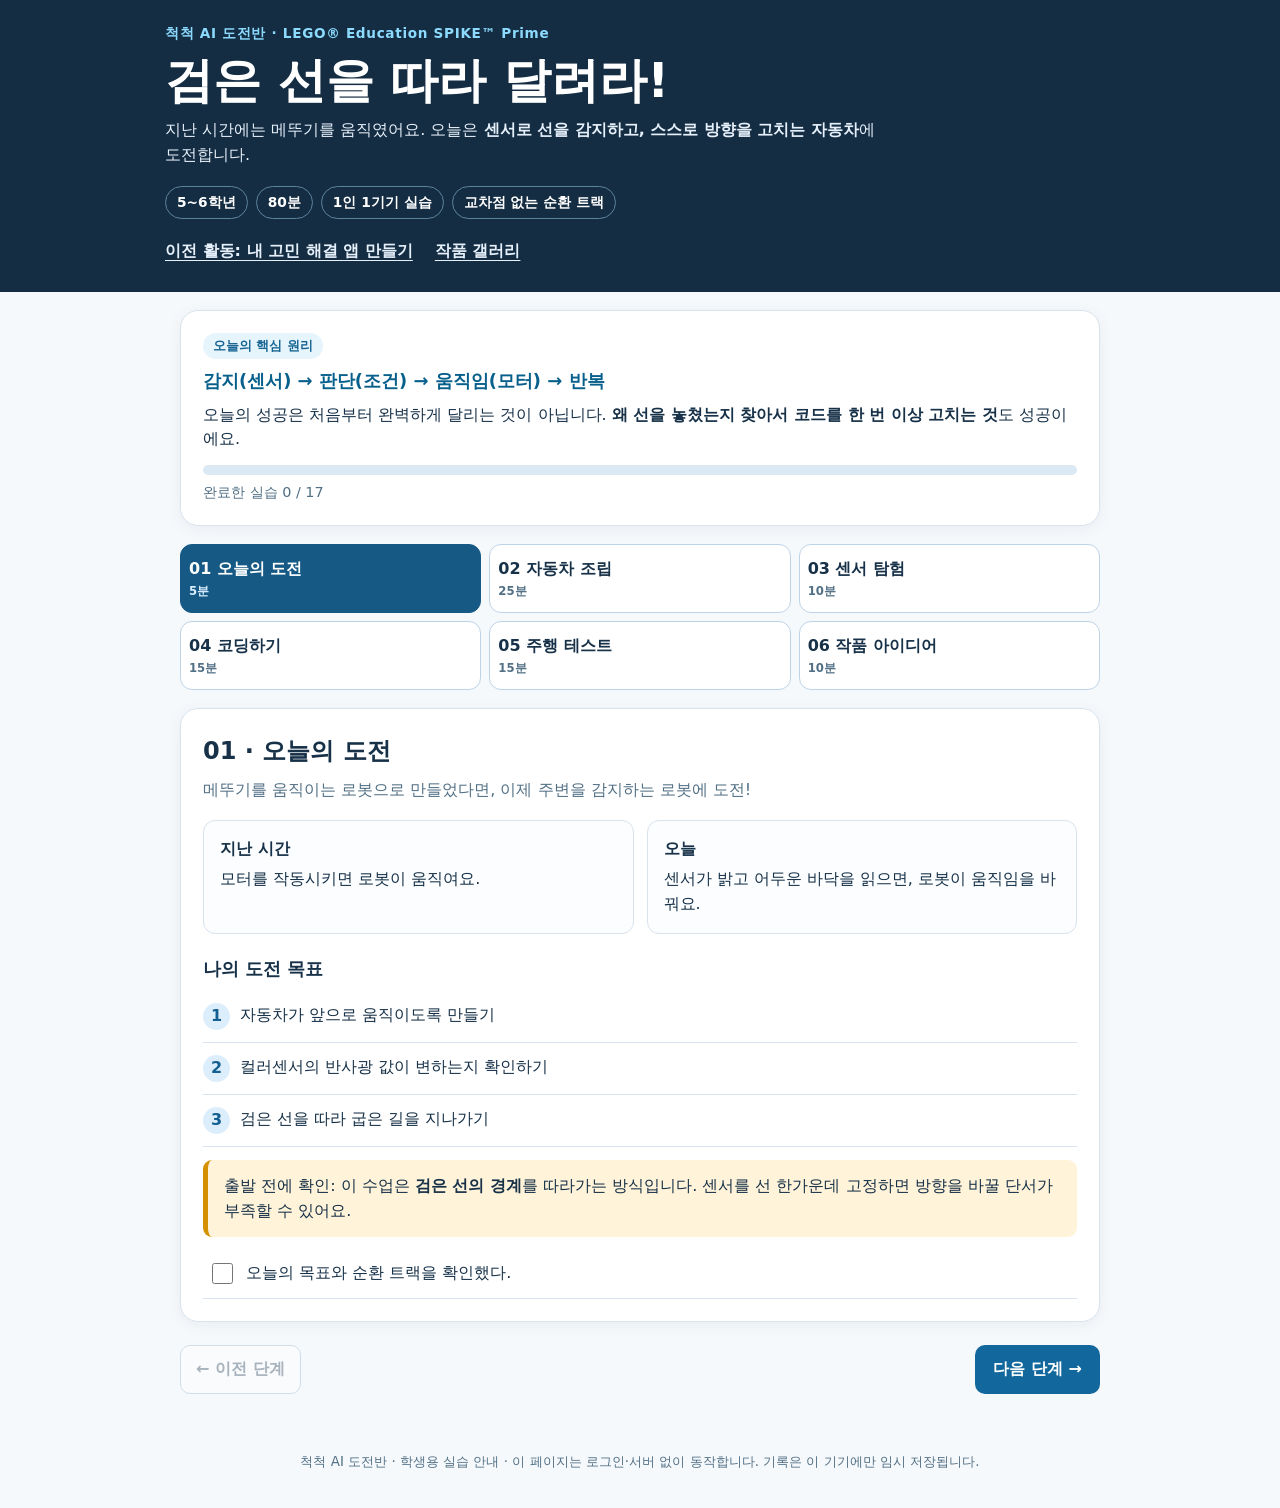
<file: index.html>
<!DOCTYPE html>
<html lang="ko"><head><meta charset="utf-8"><meta name="viewport" content="width=device-width,initial-scale=1"><meta name="robots" content="noindex"><meta name="theme-color" content="#142d43"><title>SPIKE Prime 라인트레이서 챌린지</title>
<style>
:root{--ink:#173148;--mut:#527085;--blue:#1166a1;--sky:#e9f4ff;--line:#d8e3ed;--bg:#f6f9fc;--good:#08775c;--warm:#fff3d9}*{box-sizing:border-box}body{margin:0;background:var(--bg);color:var(--ink);font:16px/1.55 system-ui,-apple-system,'Apple SD Gothic Neo','Malgun Gothic',sans-serif}button,input,textarea{font:inherit}button{cursor:pointer}button:focus-visible,input:focus-visible,textarea:focus-visible{outline:3px solid #ffb33e;outline-offset:3px}header{background:#142d43;color:white;padding:23px 18px 28px}header .inner,main,footer{max-width:950px;margin:auto}.eyebrow{font-weight:800;color:#8cdbff;letter-spacing:.05em;font-size:.85rem}h1{font-size:clamp(1.9rem,5vw,3rem);line-height:1.25;margin:.4rem 0}.subtitle{max-width:720px;color:#e6f0fa;margin:8px 0 0}.chips{display:flex;gap:8px;flex-wrap:wrap;margin-top:18px}.chip{border:1px solid #5d839d;border-radius:100px;padding:5px 11px;font-weight:700;font-size:.86rem}.archive-nav{display:flex;flex-wrap:wrap;gap:12px 22px;margin-top:20px}.archive-nav a{color:#e6f0fa;font-weight:700;text-underline-offset:4px}.archive-nav a:focus-visible{outline:3px solid #ffb33e;outline-offset:4px}main{padding:18px 15px 48px}.intro,.panel{background:white;border:1px solid var(--line);border-radius:18px;padding:22px;margin-bottom:16px;box-shadow:0 3px 15px #243b5310}.intro p{margin:.5rem 0}.key{font-size:1.12rem;font-weight:900;color:#075f8b}.progress{height:10px;border-radius:99px;background:#dbe9f5;overflow:hidden;margin-top:13px}.bar{height:100%;width:0;background:#058a7c;transition:width .2s}.progress-t{font-size:.9rem;color:var(--mut);margin-top:6px}.steps{display:grid;grid-template-columns:repeat(3,minmax(0,1fr));gap:8px;margin:18px 0}.step{border:1px solid #bdd3e7;background:white;color:var(--ink);border-radius:12px;padding:12px 8px;font-weight:800;text-align:left;min-height:61px}.step small{display:block;color:var(--mut);font-size:.73rem;font-weight:600}.step.active{background:#155984;border-color:#155984;color:white}.step.active small{color:#d8efff}.step.done:after{content:' ✓';color:#00876e}.panel{display:none}.panel.active{display:block}h2{font-size:1.5rem;margin:2px 0 8px}h3{font-size:1.1rem;margin:22px 0 8px}.lead{color:var(--mut);margin:0 0 17px}.call{padding:14px 16px;border-left:5px solid #1b81ba;background:#edf7ff;border-radius:9px;margin:13px 0}.warn{background:var(--warm);border-left-color:#d59000}.two{display:grid;grid-template-columns:1fr 1fr;gap:13px}.tile{padding:16px;border:1px solid var(--line);border-radius:12px;background:#fbfdff}.tile b{display:block;margin-bottom:5px}.pill{font-size:.79rem;font-weight:800;background:#e6f4fc;border-radius:30px;padding:3px 10px;display:inline-block;color:#166493}.check{display:flex;gap:10px;padding:11px 5px;border-bottom:1px solid var(--line);align-items:flex-start}.check input{width:21px;height:21px;accent-color:#087d68;flex-shrink:0;margin-top:2px}.diagram{background:#fff;border:1px solid var(--line);border-radius:14px;padding:15px;margin:14px 0}.diagram svg{display:block;width:100%;max-height:280px}.tiny{font-size:.87rem;color:var(--mut)}.code{background:#13283a;color:#e8f7ff;border-radius:12px;padding:17px;font-size:.98rem;line-height:1.9;white-space:pre-wrap;word-break:keep-all}.code em{font-style:normal;color:#7ee0ff}.fields{display:grid;grid-template-columns:1fr 1fr;gap:12px}label.field{display:flex;flex-direction:column;font-weight:800;gap:5px}input[type=number],input[type=text],textarea{width:100%;border:1px solid #a6c0d1;border-radius:9px;padding:11px;background:white;color:var(--ink)}textarea{min-height:88px;resize:vertical}button.primary{background:#12679c;color:white;border:0;border-radius:10px;font-weight:800;padding:12px 18px}button.secondary{background:white;color:var(--ink);border:1px solid #8aafc7;border-radius:10px;font-weight:800;padding:11px 15px}.nav{display:flex;justify-content:space-between;gap:10px;margin-top:23px}.nav button:disabled{opacity:.35;cursor:default}.testrow{display:flex;gap:12px;align-items:center;flex-wrap:wrap;margin:14px 0}.swatch{height:48px;width:65px;background:#111;border:1px solid #777;border-radius:9px}.swatch.white{background:white}.result{padding:12px;border-radius:10px;background:#edf5f5;min-height:55px}.mission{display:flex;align-items:flex-start;gap:10px;padding:12px 0;border-bottom:1px solid var(--line)}.num{border-radius:100px;width:27px;height:27px;display:grid;place-items:center;background:#dceefb;color:#145f91;font-weight:900;flex-shrink:0}.note{background:#f1f6f9;padding:15px;border-radius:10px}.end{border:2px solid #c4dfd7;background:#f2fcf7;border-radius:14px;padding:18px;margin-top:16px}footer{padding:10px 18px 35px;color:var(--mut);text-align:center;font-size:.84rem}@media(max-width:640px){.steps{grid-template-columns:repeat(2,1fr)}.two,.fields{grid-template-columns:1fr}.panel,.intro{padding:17px}.step{padding:10px}h2{font-size:1.33rem}}@media print{header{color:black;background:white}.steps,.nav,.no-print,footer{display:none!important}.panel{display:block!important;break-inside:avoid;box-shadow:none}.intro{box-shadow:none}body{background:white}}
</style></head>
<body><header><div class="inner"><div class="eyebrow">척척 AI 도전반 · LEGO® Education SPIKE™ Prime</div><h1>검은 선을 따라 달려라!</h1><div class="subtitle">지난 시간에는 메뚜기를 움직였어요. 오늘은 <strong>센서로 선을 감지하고, 스스로 방향을 고치는 자동차</strong>에 도전합니다.</div><div class="chips"><span class="chip">5~6학년</span><span class="chip">80분</span><span class="chip">1인 1기기 실습</span><span class="chip">교차점 없는 순환 트랙</span></div><nav class="archive-nav" aria-label="다른 활동"><a href="app-making.html">이전 활동: 내 고민 해결 앱 만들기</a><a href="gallery/">작품 갤러리</a></nav></div></header>
<main><section class="intro"><div class="pill">오늘의 핵심 원리</div><p class="key">감지(센서) → 판단(조건) → 움직임(모터) → 반복</p><p>오늘의 성공은 처음부터 완벽하게 달리는 것이 아닙니다. <b>왜 선을 놓쳤는지 찾아서 코드를 한 번 이상 고치는 것</b>도 성공이에요.</p><div class="progress" aria-label="진행률"><div id="bar" class="bar"></div></div><div class="progress-t" id="pct">완료한 실습 0 / 17</div></section>
<nav class="steps" aria-label="학습 단계"><button class="step active" data-go="0">01 오늘의 도전<small>5분</small></button><button class="step" data-go="1">02 자동차 조립<small>25분</small></button><button class="step" data-go="2">03 센서 탐험<small>10분</small></button><button class="step" data-go="3">04 코딩하기<small>15분</small></button><button class="step" data-go="4">05 주행 테스트<small>15분</small></button><button class="step" data-go="5">06 작품 아이디어<small>10분</small></button></nav>
<section class="panel active" data-panel="0"><h2>01 · 오늘의 도전</h2><p class="lead">메뚜기를 움직이는 로봇으로 만들었다면, 이제 주변을 감지하는 로봇에 도전!</p><div class="two"><div class="tile"><b>지난 시간</b>모터를 작동시키면 로봇이 움직여요.</div><div class="tile"><b>오늘</b>센서가 밝고 어두운 바닥을 읽으면, 로봇이 움직임을 바꿔요.</div></div><h3>나의 도전 목표</h3><div class="mission"><span class="num">1</span><div>자동차가 앞으로 움직이도록 만들기</div></div><div class="mission"><span class="num">2</span><div>컬러센서의 반사광 값이 변하는지 확인하기</div></div><div class="mission"><span class="num">3</span><div>검은 선을 따라 굽은 길을 지나가기</div></div><div class="call warn">출발 전에 확인: 이 수업은 <b>검은 선의 경계</b>를 따라가는 방식입니다. 센서를 선 한가운데 고정하면 방향을 바꿀 단서가 부족할 수 있어요.</div><label class="check"><input type="checkbox" data-task="0"><span>오늘의 목표와 순환 트랙을 확인했다.</span></label></section>
<section class="panel" data-panel="1"><h2>02 · 라인트레이서 자동차 조립</h2><p class="lead">모터 2개로 좌우 바퀴를 독립적으로 움직이고, 컬러센서가 바닥을 보도록 설치합니다.</p><div class="diagram"><svg viewBox="0 0 680 250" role="img" aria-label="라인트레이서 자동차 개념도. 좌우 바퀴, 허브, 앞쪽 바닥을 보는 컬러센서와 검은 선"><rect x="38" y="112" width="604" height="24" rx="12" fill="#19242c"/><text x="46" y="164" font-size="17" fill="#395e70">바닥의 검은 선</text><rect x="260" y="55" width="160" height="130" rx="18" fill="#dbeaf2" stroke="#42677b" stroke-width="4"/><rect x="273" y="72" width="134" height="72" rx="12" fill="#1b648f"/><text x="340" y="114" text-anchor="middle" font-size="23" fill="white" font-weight="bold">허브</text><rect x="220" y="70" width="40" height="65" rx="8" fill="#f2b940"/><rect x="420" y="70" width="40" height="65" rx="8" fill="#f2b940"/><ellipse cx="220" cy="102" rx="23" ry="36" fill="#34393c"/><ellipse cx="460" cy="102" rx="23" ry="36" fill="#34393c"/><rect x="312" y="151" width="56" height="46" rx="7" fill="#ee624b" stroke="#773d3d" stroke-width="3"/><circle cx="340" cy="184" r="12" fill="#353535"/><path d="M340 197 L340 222" stroke="#ec624b" stroke-width="4"/><text x="353" y="238" font-size="16" fill="#344f60">컬러센서 ↓</text><text x="340" y="28" text-anchor="middle" font-size="16" fill="#1784ae">자동차 부품 배치 개념</text></svg><p class="tiny">위 그림은 배치 원리를 설명하는 <b>개념도</b>이며 공식 조립 순서도가 아닙니다. 실제 부품과 조립 방법은 교사의 예시 모델을 참고하세요.</p></div><div class="call"><b>자동차 조립 자료</b> · <a href="https://www.canva.com/design/DAHKbTfwpgE/RiPlhumM17sreuocVI0yXw/view?utm_content=DAHKbTfwpgE&amp;utm_campaign=designshare&amp;utm_medium=link2&amp;utm_source=uniquelinks&amp;utlId=hb32c971e06#1" target="_blank" rel="noopener noreferrer">자동차 조립 자료 열기</a><br><a href="https://assets.education.lego.com/v3/assets/blt293eea581807678a/blt1e6ac4849c880a3d/5ec8e74f56542b5199dc012f/driving-base-with-color-sensor-bi-pdf-book1of1.pdf?locale=ko-kr" target="_blank" rel="noopener noreferrer">공식 컬러센서 부착 조립 PDF</a> · <a href="https://education.lego.com/ko-kr/product-resources/spike-prime/downloads/building-instructions/" target="_blank" rel="noopener noreferrer">공식 드라이빙 베이스 조립 자료</a><br><span class="tiny">공식 PDF는 드라이빙 베이스에 센서를 부착하는 자료예요. 먼저 드라이빙 베이스를 조립하고 PDF를 확인해요. Canva 모델과 공식 모델은 다를 수 있어요.</span></div><div class="call warn"><b>포트 확인 필요</b> · 공식 수업의 실제 모델과 교실 모델의 포트 구성을 여기서 확인하지 못했어요. 예시의 포트를 임의로 정하지 말고, 케이블과 앱의 허브 화면에서 왼쪽 모터·오른쪽 모터·컬러센서의 포트를 각각 확인해요. 블록에도 같은 포트를 선택해요.</div><h3>조립하며 점검하기</h3><label class="check"><input type="checkbox" data-task="1"><span>모터 2개, 바퀴와 지지 구조를 고정하고 허브에 연결했다.</span></label><label class="check"><input type="checkbox" data-task="2"><span>컬러센서를 앞쪽에 설치하고 <b>바닥을 향하도록</b> 했다.</span></label><label class="check"><input type="checkbox" data-task="3"><span>차체가 바닥에 끌리지 않고 바퀴가 자유롭게 돈다.</span></label><label class="check"><input type="checkbox" data-task="4"><span>SPIKE 앱에서 허브를 연결하고 포트 표시를 확인했다.</span></label><div class="call">교사 예시 포트가 다르면 그대로 복사하지 마세요. <b>나의 실제 왼쪽 모터·오른쪽 모터·컬러센서 포트</b>를 먼저 확인해야 합니다.</div></section>
<section class="panel" data-panel="2"><h2>03 · 컬러센서 탐험</h2><p class="lead">센서는 '검은색'이라는 단어를 보는 것이 아니라, 바닥에서 반사되는 빛의 양을 수치로 읽을 수도 있습니다.</p><div class="two"><div class="tile"><div class="swatch"></div><b>검은 바닥</b><p>보통 반사광 값이 <b>낮게</b> 나와요.</p></div><div class="tile"><div class="swatch white"></div><b>흰 바닥</b><p>보통 반사광 값이 <b>높게</b> 나와요.</p></div></div><h3>나의 센서값 기록</h3><p class="tiny">SPIKE 앱에서 컬러센서의 <b>반사광 강도(%)</b>를 확인한 뒤 실제 측정값을 적으세요. 입력한 값은 이 브라우저에 저장됩니다.</p><div class="fields"><label class="field">검은색에서 측정한 값 (%)<input id="black" type="number" min="0" max="100" placeholder="예: 15"></label><label class="field">흰색에서 측정한 값 (%)<input id="white" type="number" min="0" max="100" placeholder="예: 85"></label></div><div class="testrow"><button class="secondary" id="calc">중간 기준값 계산</button><div id="threshold" class="pill" aria-live="polite">측정 후 계산</div></div><div class="call">기준값은 대개 <b>(검은색 측정값 + 흰색 측정값) ÷ 2</b>로 시작합니다. 교실 조명·센서 높이·종이 재질에 따라 달라지므로 직접 측정해야 해요.</div><h3>반사광으로 검은 선을 알아볼까?</h3><p>자동차를 움직이기 전에, 반사광 값이 바닥에 따라 달라지는지 확인해요. 센서를 연결한 <b>내 포트</b>와 위에서 구한 <b>나의 기준값</b>을 사용해요.</p><div class="call"><b>먼저 측정하기</b><ol><li>허브를 SPIKE 앱에 연결하고 허브 아이콘을 눌러 센서 화면을 열어요.</li><li>컬러센서의 읽기 방식을 <b>반사광</b>으로 바꾸고, 센서를 검은 선과 흰 바닥 위에 차례로 놓아 값을 읽어요.</li><li>센서가 바닥을 향하게 하고 높이를 유지해요. LEGO는 반사광을 잘 읽기 위한 거리로 약 8~16mm를 권장해요.</li></ol></div><div class="note"><b>판단 연습</b> · 반사광 값이 나의 기준값보다 작으면 어두운 쪽, 그렇지 않으면 밝은 쪽으로 생각해요. 다음 단계에서 이 판단을 모터 움직임과 연결해요.</div><div class="note"><b>실행해 보기</b><br>① 센서를 검은 선 위에 놓고 반사광 값을 읽어요. ② 흰 바닥으로 옮겨 값이 어떻게 바뀌는지 확인해요. ③ 차이가 작으면 포트, 반사광 모드, 센서 높이를 다시 확인해요.</div><p>예를 들어 검은색이 15%, 흰색이 85%라면 시작 기준값은 50%예요. <b>50%보다 작으면 어두운 쪽</b>, 그렇지 않으면 밝은 쪽으로 판단해요. 내 측정값이 다르면 내 기준값을 넣어요.</p><p class="tiny">참고: <a href="https://education.lego.com/en-us/product-resources/spike-prime/teacher-resources/tips-tricks/" target="_blank" rel="noopener noreferrer">LEGO Education 센서 사용 도움말</a> · <a href="https://education.lego.com/en-us/lessons/prime-competition-ready/training-camp-3-react-to-lines/" target="_blank" rel="noopener noreferrer">선에 반응하기 수업과 블록 예시</a> (영문)</p><label class="check"><input type="checkbox" data-task="5"><span>검은색과 흰색에서 반사광 값을 각각 읽었다.</span></label><label class="check"><input type="checkbox" data-task="6"><span>나의 기준값을 계산했다.</span></label></section>
<section class="panel" data-panel="3"><h2>04 · 블록 코딩하기</h2><p class="lead">공식 학생용 자료의 그림을 옆에 열고 SPIKE 앱에서 블록을 찾아요. 아래 순서는 동작 설명이며 실제 블록의 정확한 이름을 뜻하지 않아요.</p><div class="call"><b>공식 블록 그림 열기</b> · <a href="https://education.lego.com/ko-kr/lessons/prime-competition-ready/training-camp-3-react-to-lines/student-worksheet/" target="_blank" rel="noopener noreferrer">선에 반응하기 학생용 자료</a><br><span class="tiny">‘계속 달리다가 선을 만나거든 멈추세요’의 첫 번째 꾸러미와 ‘선을 따라 달려보세요’의 두 번째 꾸러미를 차례로 보세요. 화면이 다르면 앱 버전과 선생님 예시를 확인해요.</span></div><h3>준비 · 전진 방향 확인</h3><ol><li>SPIKE 앱에서 단어 블록 프로젝트를 열고 허브를 연결해요.</li><li>앱에서 왼쪽·오른쪽 모터의 실제 포트를 확인해 주행 설정에 맞춰요.</li><li>바퀴를 바닥에서 들어 짧게 시험한 뒤, 바닥에서 천천히 전진하는지 확인해요. 뒤로 간다면 모터 방향이나 포트 설정을 확인해요.</li></ol><h3>기초 미션 · 검은 선을 만나면 멈추기</h3><ol><li>공식 학생용 자료의 <b>첫 번째 프로그램 꾸러미</b>를 열고 그림과 같은 순서로 블록을 연결해요.</li><li>전진을 시작하고 컬러센서가 검은색을 감지할 때까지 기다린 다음, 주행을 멈추는 흐름을 확인해요. 센서 포트는 내 연결에 맞춰요.</li><li>센서를 선과 직각으로 접근시키고, 선에서 멈추는지 관찰해요. 멈추지 않으면 즉시 프로그램을 정지해요.</li></ol><p class="tiny">이 첫 예시는 검은색 감지 방식이에요. 반사광 기준값을 이용하는 아래 연습과 센서 모드를 혼동하지 않아요.</p><h3>기본 미션 · 선의 경계를 따라가기</h3><ol><li>공식 자료의 <b>두 번째 프로그램 꾸러미</b>를 그림대로 만들어요. 센서가 검은 선 쪽과 흰 바닥 쪽을 번갈아 감지할 때 두 방향으로 조향하는지 확인해요.</li><li>센서를 선의 <b>한쪽 경계</b>에 놓고 낮은 속도로 시작해요. 방향이 반대라면 두 조향 동작을 서로 바꿔 시험해요.</li><li>다음으로 공식 교안의 <a href="https://education.lego.com/ko-kr/lessons/prime-competition-ready/training-camp-3-react-to-lines/" target="_blank" rel="noopener noreferrer">코딩 요령</a>에서 IF ELSE 예시를 확인해요. 교안은 IF ELSE를 이용한 선 따라가기를 소개해요.</li><li><b>반사광 도전:</b> 센서의 반사광 값이 앞에서 계산한 기준값보다 작은지 비교하고, 참일 때와 아닐 때 반대 방향으로 조향하는 생각을 적용해요. 연결할 정확한 블록은 앱 도움말과 교사 예시에서 확인해요.</li></ol><div class="note"><b>판단의 흐름</b> · 센서 → 기준값과 비교 → 조건에 따라 방향 선택 → 계속 반복<br>검은 쪽에서는 흰 쪽으로, 흰 쪽에서는 검은 선 쪽으로 돌아가야 해요. 경계의 어느 쪽을 따르는지에 따라 방향이 달라져요.</div><div class="call"><b>왜 좌우로 조금씩 움직일까요?</b><p>센서가 검은 선 쪽을 읽으면 흰 바닥 쪽으로, 흰 바닥을 읽으면 선 쪽으로 방향을 고쳐요. 이 동작을 반복하면 선의 한쪽 경계를 따라 앞으로 나아갈 수 있어요.</p><p>공식 학생 자료에서는 한쪽 바퀴를 움직일 때 다른 쪽 바퀴를 멈추는 방법을 설명해요. 너무 급하게 돌면 제자리에서 흔들릴 수 있으니, 바퀴의 움직임을 관찰하며 조향을 조절해요.</p><p class="tiny">참고: <a href="https://education.lego.com/ko-kr/lessons/prime-competition-ready/training-camp-3-react-to-lines/student-worksheet/" target="_blank" rel="noopener noreferrer">LEGO 공식 학생용 자료의 선 따라가기 설명</a></p></div><h3>심화 미션 · 더 정확하게</h3><p>한 번에 하나씩만 바꿔요. 먼저 속도를 낮추고, 좌우 조향 차이를 조절한 다음, 필요하면 센서값을 다시 측정해 기준값을 바꿔요. 직선과 곡선에서 각각 결과를 비교해요.</p><div class="call warn">공식 교안의 예시는 앱 버전에 따라 화면과 블록이 다를 수 있어요. 교안의 전원 모드 설명은 해당 확장 기능을 사용할 수 있을 때만 참고하고, 블록이 보이지 않으면 선생님께 물어보세요.</div><label class="check"><input type="checkbox" data-task="7"><span>앞으로 움직이는 모터 설정을 찾았다.</span></label><label class="check"><input type="checkbox" data-task="8"><span>반사광 비교 조건과 무한 반복을 만들었다.</span></label><label class="check"><input type="checkbox" data-task="9"><span>검은색·흰색에서 방향이 다르게 바뀐다.</span></label></section>
<section class="panel" data-panel="4"><h2>05 · 트랙에서 실험하고 개선하기</h2><p class="lead">순환 트랙에는 교차점과 분기점이 없습니다. 한 바퀴를 돌고도 계속 주행하는지 확인해 봅시다.</p><div class="diagram"><svg viewBox="0 0 700 310" role="img" aria-label="교차점 없는 순환 라인트레이서 트랙 개념도"><path d="M132 82 C220 22 338 110 430 65 C560 4 660 87 636 171 C620 260 530 285 425 232 C350 192 290 273 194 254 C55 232 33 145 132 82 Z" fill="none" stroke="#121212" stroke-width="18" stroke-linecap="round"/><text x="350" y="163" text-anchor="middle" font-size="24" font-weight="bold" fill="#1b526f">멈추지 말고 한 바퀴!</text><text x="443" y="275" text-anchor="middle" font-size="15" fill="#567">교차·분기 없음</text></svg><p class="tiny">위 그림은 트랙 개념도입니다. 실제 시험에서는 흰 바탕과 굵은 검은 선으로 된 A1 순환 트랙을 사용해요. 교차점과 분기점 없이 시작과 끝이 이어지며, 완만한 곡선과 S자 곡선을 지나요. 출력한 트랙이 없다면 밝은 바닥에 검은 테이프로 교차점 없는 순환 길을 만들어 연습할 수 있습니다.</p></div><h3>단계별 도전</h3><div class="mission"><span class="num">1</span><div><b>검은 선 감지</b> · 선을 만나면 멈추는지 확인하기</div></div><div class="mission"><span class="num">2</span><div><b>곡선 구간</b> · 선을 놓치면 속도와 회전 차이 조절하기</div></div><div class="mission"><span class="num">3</span><div><b>순환 주행</b> · 한 바퀴에 도전한 뒤 속도나 방향을 바꾸고 다시 도전하기</div></div><div class="note"><b>한 번 바꾸고 비교하기</b><br>같은 출발점에서 주행하고 선을 놓친 위치를 살펴봐요. 속도나 조향 중 한 가지만 바꾼 다음 같은 구간을 다시 달려 보세요. 바꾸기 전보다 곡선에서 더 오래 선을 따라갔나요?</div><h3>문제해결 카드 · 하나씩 확인해요</h3><div class="two"><div class="tile"><b>로봇이 움직이지 않아요</b>허브 전원과 연결, 모터 케이블·포트, 프로그램 실행 상태를 차례로 확인해요.</div><div class="tile"><b>반대로 움직여요</b>바퀴를 들어 올려 시험하고 왼쪽·오른쪽 포트와 모터 방향 설정을 비교해요.</div><div class="tile"><b>검은 선을 감지하지 못해요</b>센서 포트와 감지 모드, 높이를 확인하고 검정·흰색 값을 다시 읽어요.</div><div class="tile"><b>계속 선에서 벗어나요</b>센서를 경계에 놓았나요? 두 조건의 회전 방향을 바꾸어 비교해요.</div><div class="tile"><b>곡선에서 이탈해요</b>속도를 낮추고 조향 차이를 조금씩 조절해 같은 곡선에서 시험해요.</div><div class="tile"><b>좌우로 너무 흔들려요</b>속도와 조향 차이를 하나씩 줄이며 안정되는지 살펴봐요.</div><div class="tile"><b>허브 연결이 끊겼어요</b>안전하게 멈추고 허브 전원과 배터리를 확인한 뒤 앱에서 다시 연결해요. 계속 안 되면 선생님께 알려요.</div></div><label class="check"><input type="checkbox" data-task="10"><span>직선 구간에서 선을 따라간다.</span></label><label class="check"><input type="checkbox" data-task="11"><span>곡선 구간을 지나갈 수 있도록 조정했다.</span></label><label class="check"><input type="checkbox" data-task="12"><span>한 바퀴 주행을 시도했다.</span></label><label class="check"><input type="checkbox" data-task="13"><span>실험 후 코드를 한 번 이상 고쳤다.</span></label></section>
<section class="panel" data-panel="5"><h2>06 · 다음 주 해커톤 아이디어</h2><p class="lead">메뚜기에서는 움직임을, 오늘은 센서를 배웠습니다. 다음 주에는 누군가에게 도움이 되는 로봇을 구상해 봅시다.</p><div class="call">예시: 장애물을 감지하는 이동 로봇 / 정해진 길을 따라 물건을 옮기는 로봇 / 바닥색에 따라 움직임이 바뀌는 로봇</div><div class="fields"><label class="field">작품 이름(임시)<input id="name" type="text" placeholder="예: 길 안내 로봇"></label></div><h3>작품 기획 카드</h3><label class="field">어떤 불편을 해결하고 싶나요?<textarea id="problem" placeholder="누가, 언제, 어떤 점이 불편한가요?"></textarea></label><label class="field">어떤 센서 정보를 이용할 건가요?<textarea id="sensorIdea" placeholder="예: 가까이 다가오는 물체를 감지한다"></textarea></label><label class="field">감지한 뒤 로봇은 무엇을 하나요?<textarea id="action" placeholder="예: 멈추고 불빛을 켠다"></textarea></label><label class="field">다음 시간에 가장 먼저 만들 기능은 무엇인가요?<textarea id="firstFeature" placeholder="예: 물체가 가까워지면 멈춘다"></textarea></label><div class="testrow"><button class="primary" id="copy">내 아이디어 복사</button><button class="secondary" id="print">인쇄 / PDF 저장</button></div><p id="copystatus" class="tiny" role="status"></p><label class="check"><input type="checkbox" data-task="14"><span>작품이 해결할 문제와 사용자를 정했다.</span></label><label class="check"><input type="checkbox" data-task="15"><span>사용할 센서와 핵심 동작을 정했다.</span></label><label class="check"><input type="checkbox" data-task="16"><span>다음 시간에 만들 첫 번째 기능을 정했다.</span></label><div class="end"><b>오늘의 한 문장</b><p style="font-size:1.13rem;margin-bottom:0">“로봇은 <b>센서로 감지</b>하고, <b>코드로 판단</b>하며, <b>모터로 행동</b>한다.”</p></div></section>
<div class="nav no-print"><button class="secondary" id="prev" disabled>← 이전 단계</button><button class="primary" id="next">다음 단계 →</button></div></main><footer>척척 AI 도전반 · 학생용 실습 안내 · 이 페이지는 로그인·서버 없이 동작합니다. 기록은 이 기기에만 임시 저장됩니다.</footer>
<script>
(()=>{let current=0;const panels=[...document.querySelectorAll('[data-panel]')],steps=[...document.querySelectorAll('[data-go]')],checks=[...document.querySelectorAll('[data-task]')];const storageKey='spike-line-v1';const ids=['black','white','name','problem','sensorIdea','action','firstFeature'];function safeGet(){try{return JSON.parse(localStorage.getItem(storageKey)||'{}')}catch{return {}}}function save(){const d={tasks:checks.map(el=>el.checked),fields:{}};ids.forEach(id=>d.fields[id]=document.getElementById(id).value);try{localStorage.setItem(storageKey,JSON.stringify(d))}catch{}}const old=safeGet();checks.forEach((el,i)=>{el.checked=!!old.tasks?.[i];el.addEventListener('change',()=>{save();progress()})});ids.forEach(id=>{const el=document.getElementById(id);el.value=old.fields?.[id]||'';el.addEventListener('input',save)});function progress(){const count=checks.filter(c=>c.checked).length;document.getElementById('bar').style.width=(100*count/checks.length)+'%';document.getElementById('pct').textContent='완료한 실습 '+count+' / '+checks.length;steps.forEach((b,i)=>{let t=checks.filter(c=>c.closest('[data-panel]')?.dataset.panel==i);b.classList.toggle('done',t.length>0&&t.every(c=>c.checked))})}function go(n){current=Math.max(0,Math.min(5,n));panels.forEach((p,i)=>p.classList.toggle('active',i===current));steps.forEach((b,i)=>{b.classList.toggle('active',i===current);b.setAttribute('aria-current',i===current?'step':'false')});document.getElementById('prev').disabled=current===0;document.getElementById('next').textContent=current===5?'맨 처음으로 ↻':'다음 단계 →';window.scrollTo({top:0,behavior:'smooth'})}steps.forEach((b,i)=>b.addEventListener('click',()=>go(i)));document.getElementById('prev').addEventListener('click',()=>go(current-1));document.getElementById('next').addEventListener('click',()=>go(current===5?0:current+1));document.getElementById('calc').addEventListener('click',()=>{const b=Number(document.getElementById('black').value),w=Number(document.getElementById('white').value),bv=document.getElementById('black').value,wv=document.getElementById('white').value;document.getElementById('threshold').textContent=!bv||!wv||!Number.isFinite(b)||!Number.isFinite(w)||b<0||w<0||b>100||w>100||b>=w?'값을 확인하세요 (검정 < 흰색)':`추천 시작 기준값: ${(b+w)/2}%`});document.getElementById('copy').addEventListener('click',async()=>{let text=['[척척 AI 도전반 작품 아이디어]','작품: '+document.getElementById('name').value,'해결할 문제: '+document.getElementById('problem').value,'활용 센서: '+document.getElementById('sensorIdea').value,'로봇의 동작: '+document.getElementById('action').value,'먼저 만들 기능: '+document.getElementById('firstFeature').value].join('\n');try{await navigator.clipboard.writeText(text);document.getElementById('copystatus').textContent='복사했습니다. 필요한 곳에 붙여 넣으세요.'}catch{const a=document.createElement('textarea');a.value=text;document.body.appendChild(a);a.select();try{if(!document.execCommand('copy')) throw new Error('copy failed');document.getElementById('copystatus').textContent='복사했습니다.'}catch{document.getElementById('copystatus').textContent='복사가 제한되어 있습니다. 화면 내용을 직접 선택해 복사하세요.'}a.remove()}});document.getElementById('print').addEventListener('click',()=>window.print());progress()})();
</script></body></html>
</file>
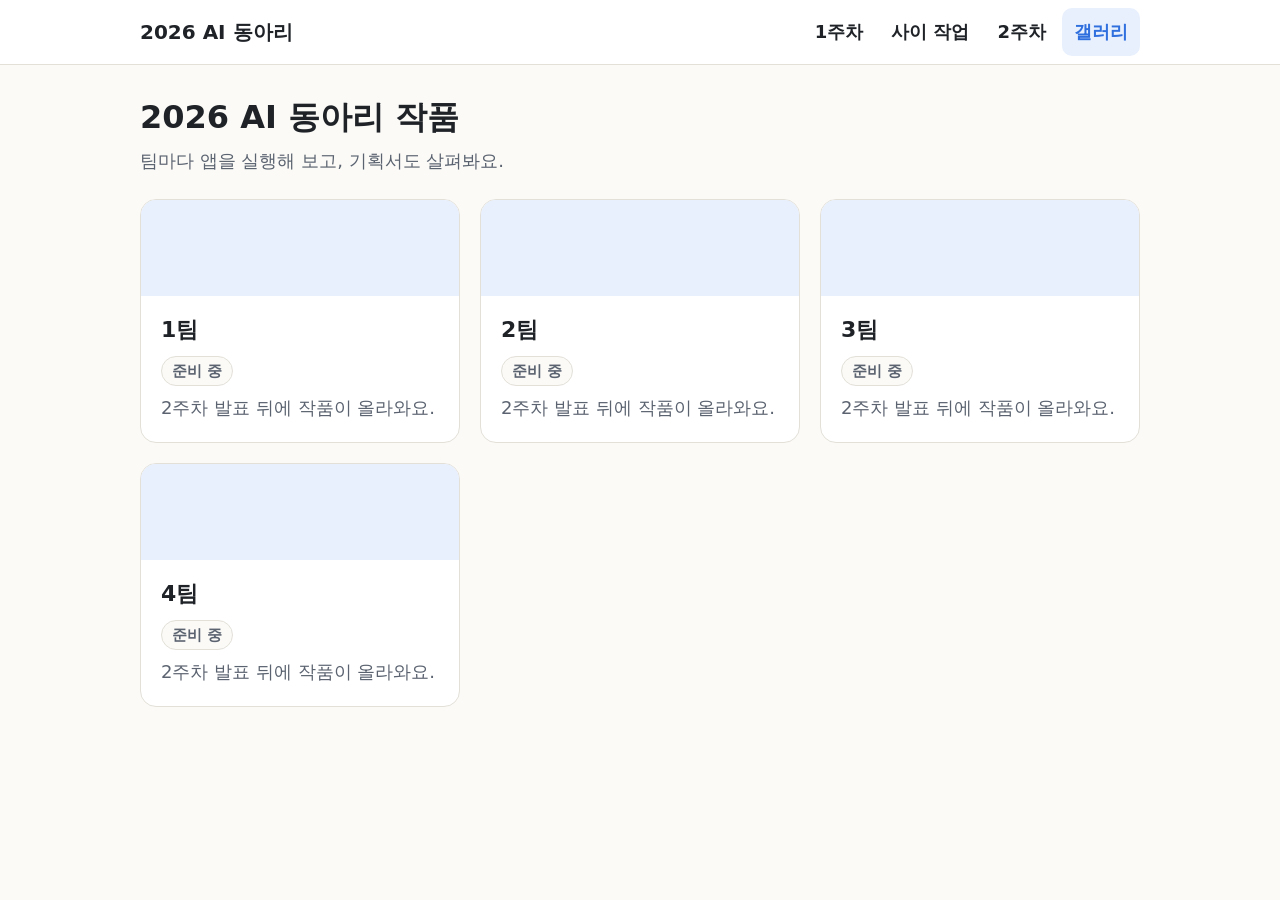
<file: gallery/index.html>
<!doctype html>
<html lang="ko">
<head>
  <meta charset="utf-8">
  <meta name="viewport" content="width=device-width, initial-scale=1">
  <meta name="robots" content="noindex">
  <title>작품 갤러리 | 2026 AI 동아리</title>
  <link rel="stylesheet" href="../assets/style.css">
</head>
<body data-page="gallery">
  <header class="site-header">
    <div class="wrap">
      <a class="site-title" href="../">2026 AI 동아리</a>
      <nav class="site-nav" aria-label="활동 메뉴">
        <a href="../#week1">1주차</a>
        <a href="../#between">사이 작업</a>
        <a href="../#week2">2주차</a>
        <a href="./" aria-current="page">갤러리</a>
      </nav>
    </div>
  </header>

  <main class="wrap">
    <h1 id="gallery-term">작품 갤러리</h1>
    <p class="lead">팀마다 앱을 실행해 보고, 기획서도 살펴봐요.</p>
    <div id="cards" class="cards" aria-busy="true" aria-live="polite">
      <p class="notice">작품을 불러오는 중…</p>
    </div>
    <noscript><p class="notice">갤러리를 보려면 JavaScript를 켜 주세요.</p></noscript>
  </main>

  <script src="../assets/app.js"></script>
</body>
</html>
</file>
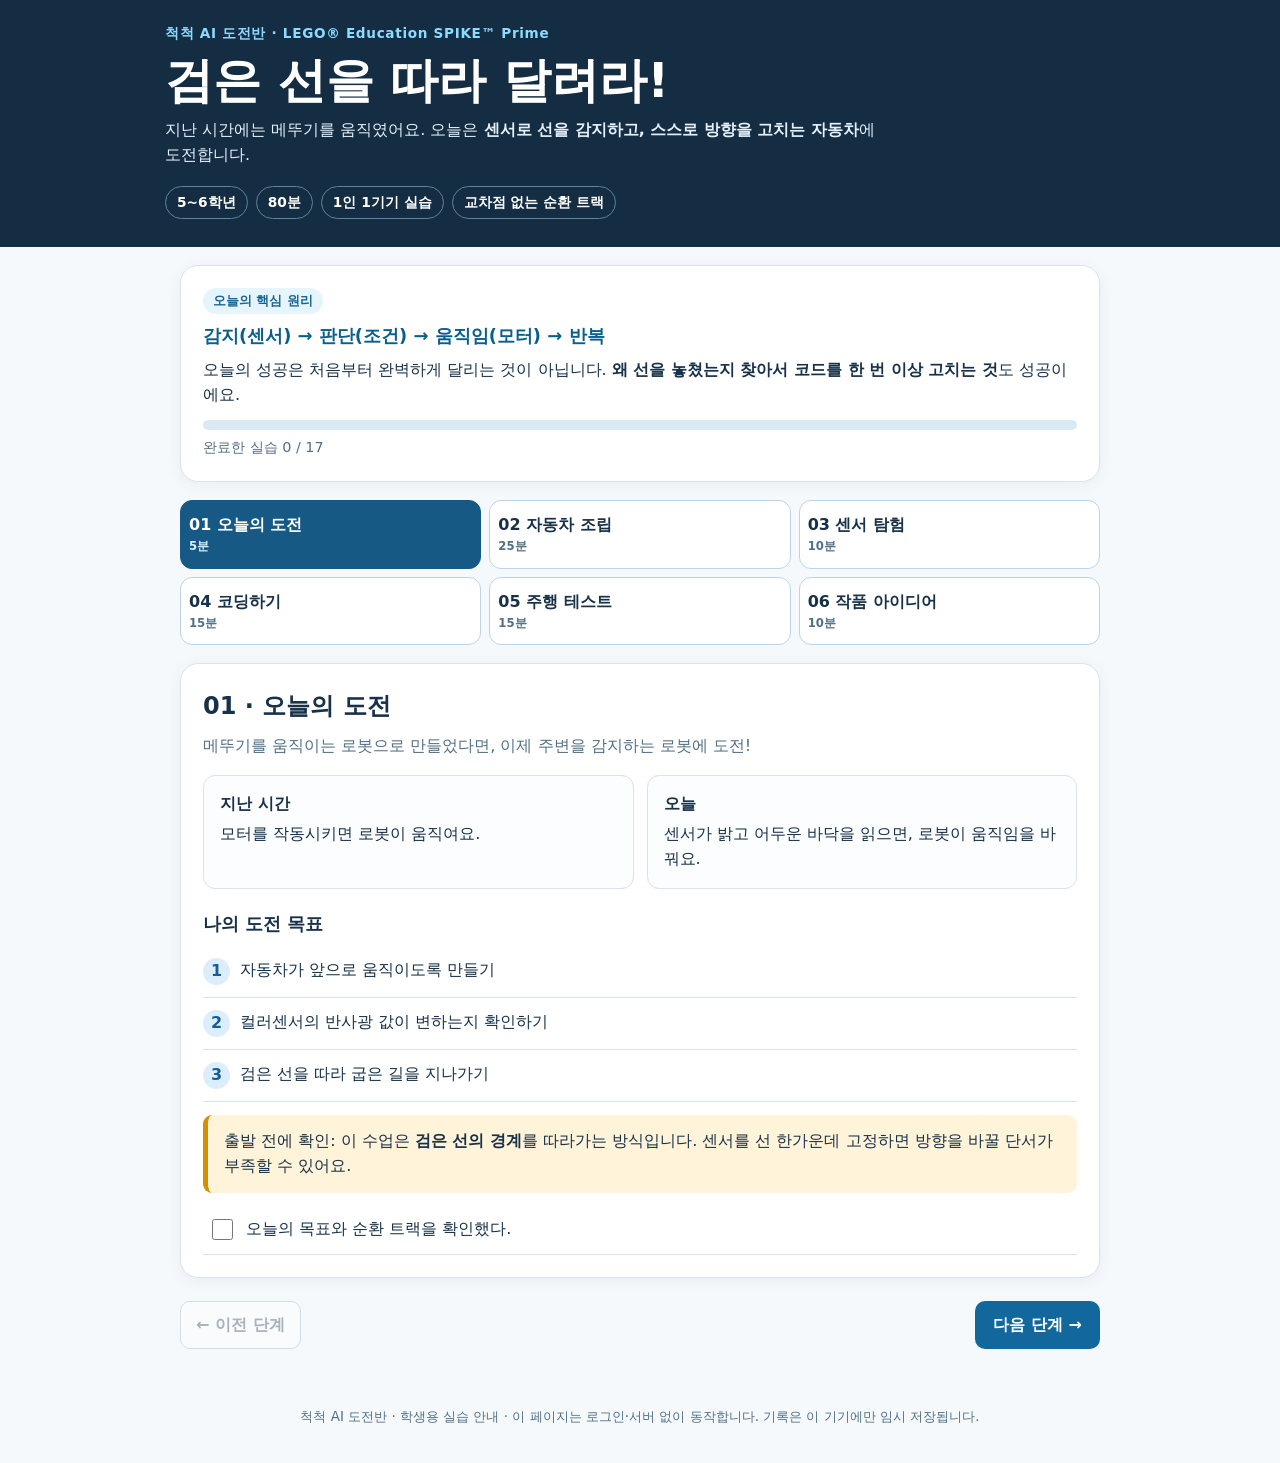
<file: spike_line_tracer_student.html>
<!DOCTYPE html>
<html lang="ko"><head><meta charset="utf-8"><meta name="viewport" content="width=device-width,initial-scale=1"><meta name="robots" content="noindex"><meta name="theme-color" content="#142d43"><title>SPIKE Prime 라인트레이서 챌린지</title>
<style>
:root{--ink:#173148;--mut:#527085;--blue:#1166a1;--sky:#e9f4ff;--line:#d8e3ed;--bg:#f6f9fc;--good:#08775c;--warm:#fff3d9}*{box-sizing:border-box}body{margin:0;background:var(--bg);color:var(--ink);font:16px/1.55 system-ui,-apple-system,'Apple SD Gothic Neo','Malgun Gothic',sans-serif}button,input,textarea{font:inherit}button{cursor:pointer}button:focus-visible,input:focus-visible,textarea:focus-visible{outline:3px solid #ffb33e;outline-offset:3px}header{background:#142d43;color:white;padding:23px 18px 28px}header .inner,main,footer{max-width:950px;margin:auto}.eyebrow{font-weight:800;color:#8cdbff;letter-spacing:.05em;font-size:.85rem}h1{font-size:clamp(1.9rem,5vw,3rem);line-height:1.25;margin:.4rem 0}.subtitle{max-width:720px;color:#e6f0fa;margin:8px 0 0}.chips{display:flex;gap:8px;flex-wrap:wrap;margin-top:18px}.chip{border:1px solid #5d839d;border-radius:100px;padding:5px 11px;font-weight:700;font-size:.86rem}main{padding:18px 15px 48px}.intro,.panel{background:white;border:1px solid var(--line);border-radius:18px;padding:22px;margin-bottom:16px;box-shadow:0 3px 15px #243b5310}.intro p{margin:.5rem 0}.key{font-size:1.12rem;font-weight:900;color:#075f8b}.progress{height:10px;border-radius:99px;background:#dbe9f5;overflow:hidden;margin-top:13px}.bar{height:100%;width:0;background:#058a7c;transition:width .2s}.progress-t{font-size:.9rem;color:var(--mut);margin-top:6px}.steps{display:grid;grid-template-columns:repeat(3,minmax(0,1fr));gap:8px;margin:18px 0}.step{border:1px solid #bdd3e7;background:white;color:var(--ink);border-radius:12px;padding:12px 8px;font-weight:800;text-align:left;min-height:61px}.step small{display:block;color:var(--mut);font-size:.73rem;font-weight:600}.step.active{background:#155984;border-color:#155984;color:white}.step.active small{color:#d8efff}.step.done:after{content:' ✓';color:#00876e}.panel{display:none}.panel.active{display:block}h2{font-size:1.5rem;margin:2px 0 8px}h3{font-size:1.1rem;margin:22px 0 8px}.lead{color:var(--mut);margin:0 0 17px}.call{padding:14px 16px;border-left:5px solid #1b81ba;background:#edf7ff;border-radius:9px;margin:13px 0}.warn{background:var(--warm);border-left-color:#d59000}.two{display:grid;grid-template-columns:1fr 1fr;gap:13px}.tile{padding:16px;border:1px solid var(--line);border-radius:12px;background:#fbfdff}.tile b{display:block;margin-bottom:5px}.pill{font-size:.79rem;font-weight:800;background:#e6f4fc;border-radius:30px;padding:3px 10px;display:inline-block;color:#166493}.check{display:flex;gap:10px;padding:11px 5px;border-bottom:1px solid var(--line);align-items:flex-start}.check input{width:21px;height:21px;accent-color:#087d68;flex-shrink:0;margin-top:2px}.diagram{background:#fff;border:1px solid var(--line);border-radius:14px;padding:15px;margin:14px 0}.diagram svg{display:block;width:100%;max-height:280px}.tiny{font-size:.87rem;color:var(--mut)}.code{background:#13283a;color:#e8f7ff;border-radius:12px;padding:17px;font-size:.98rem;line-height:1.9;white-space:pre-wrap;word-break:keep-all}.code em{font-style:normal;color:#7ee0ff}.fields{display:grid;grid-template-columns:1fr 1fr;gap:12px}label.field{display:flex;flex-direction:column;font-weight:800;gap:5px}input[type=number],input[type=text],textarea{width:100%;border:1px solid #a6c0d1;border-radius:9px;padding:11px;background:white;color:var(--ink)}textarea{min-height:88px;resize:vertical}button.primary{background:#12679c;color:white;border:0;border-radius:10px;font-weight:800;padding:12px 18px}button.secondary{background:white;color:var(--ink);border:1px solid #8aafc7;border-radius:10px;font-weight:800;padding:11px 15px}.nav{display:flex;justify-content:space-between;gap:10px;margin-top:23px}.nav button:disabled{opacity:.35;cursor:default}.testrow{display:flex;gap:12px;align-items:center;flex-wrap:wrap;margin:14px 0}.swatch{height:48px;width:65px;background:#111;border:1px solid #777;border-radius:9px}.swatch.white{background:white}.result{padding:12px;border-radius:10px;background:#edf5f5;min-height:55px}.mission{display:flex;align-items:flex-start;gap:10px;padding:12px 0;border-bottom:1px solid var(--line)}.num{border-radius:100px;width:27px;height:27px;display:grid;place-items:center;background:#dceefb;color:#145f91;font-weight:900;flex-shrink:0}.note{background:#f1f6f9;padding:15px;border-radius:10px}.end{border:2px solid #c4dfd7;background:#f2fcf7;border-radius:14px;padding:18px;margin-top:16px}footer{padding:10px 18px 35px;color:var(--mut);text-align:center;font-size:.84rem}@media(max-width:640px){.steps{grid-template-columns:repeat(2,1fr)}.two,.fields{grid-template-columns:1fr}.panel,.intro{padding:17px}.step{padding:10px}h2{font-size:1.33rem}}@media print{header{color:black;background:white}.steps,.nav,.no-print,footer{display:none!important}.panel{display:block!important;break-inside:avoid;box-shadow:none}.intro{box-shadow:none}body{background:white}}
</style></head>
<body><header><div class="inner"><div class="eyebrow">척척 AI 도전반 · LEGO® Education SPIKE™ Prime</div><h1>검은 선을 따라 달려라!</h1><div class="subtitle">지난 시간에는 메뚜기를 움직였어요. 오늘은 <strong>센서로 선을 감지하고, 스스로 방향을 고치는 자동차</strong>에 도전합니다.</div><div class="chips"><span class="chip">5~6학년</span><span class="chip">80분</span><span class="chip">1인 1기기 실습</span><span class="chip">교차점 없는 순환 트랙</span></div></div></header>
<main><section class="intro"><div class="pill">오늘의 핵심 원리</div><p class="key">감지(센서) → 판단(조건) → 움직임(모터) → 반복</p><p>오늘의 성공은 처음부터 완벽하게 달리는 것이 아닙니다. <b>왜 선을 놓쳤는지 찾아서 코드를 한 번 이상 고치는 것</b>도 성공이에요.</p><div class="progress" aria-label="진행률"><div id="bar" class="bar"></div></div><div class="progress-t" id="pct">완료한 실습 0 / 17</div></section>
<nav class="steps" aria-label="학습 단계"><button class="step active" data-go="0">01 오늘의 도전<small>5분</small></button><button class="step" data-go="1">02 자동차 조립<small>25분</small></button><button class="step" data-go="2">03 센서 탐험<small>10분</small></button><button class="step" data-go="3">04 코딩하기<small>15분</small></button><button class="step" data-go="4">05 주행 테스트<small>15분</small></button><button class="step" data-go="5">06 작품 아이디어<small>10분</small></button></nav>
<section class="panel active" data-panel="0"><h2>01 · 오늘의 도전</h2><p class="lead">메뚜기를 움직이는 로봇으로 만들었다면, 이제 주변을 감지하는 로봇에 도전!</p><div class="two"><div class="tile"><b>지난 시간</b>모터를 작동시키면 로봇이 움직여요.</div><div class="tile"><b>오늘</b>센서가 밝고 어두운 바닥을 읽으면, 로봇이 움직임을 바꿔요.</div></div><h3>나의 도전 목표</h3><div class="mission"><span class="num">1</span><div>자동차가 앞으로 움직이도록 만들기</div></div><div class="mission"><span class="num">2</span><div>컬러센서의 반사광 값이 변하는지 확인하기</div></div><div class="mission"><span class="num">3</span><div>검은 선을 따라 굽은 길을 지나가기</div></div><div class="call warn">출발 전에 확인: 이 수업은 <b>검은 선의 경계</b>를 따라가는 방식입니다. 센서를 선 한가운데 고정하면 방향을 바꿀 단서가 부족할 수 있어요.</div><label class="check"><input type="checkbox" data-task="0"><span>오늘의 목표와 순환 트랙을 확인했다.</span></label></section>
<section class="panel" data-panel="1"><h2>02 · 라인트레이서 자동차 조립</h2><p class="lead">모터 2개로 좌우 바퀴를 독립적으로 움직이고, 컬러센서가 바닥을 보도록 설치합니다.</p><div class="diagram"><svg viewBox="0 0 680 250" role="img" aria-label="라인트레이서 자동차 개념도. 좌우 바퀴, 허브, 앞쪽 바닥을 보는 컬러센서와 검은 선"><rect x="38" y="112" width="604" height="24" rx="12" fill="#19242c"/><text x="46" y="164" font-size="17" fill="#395e70">바닥의 검은 선</text><rect x="260" y="55" width="160" height="130" rx="18" fill="#dbeaf2" stroke="#42677b" stroke-width="4"/><rect x="273" y="72" width="134" height="72" rx="12" fill="#1b648f"/><text x="340" y="114" text-anchor="middle" font-size="23" fill="white" font-weight="bold">허브</text><rect x="220" y="70" width="40" height="65" rx="8" fill="#f2b940"/><rect x="420" y="70" width="40" height="65" rx="8" fill="#f2b940"/><ellipse cx="220" cy="102" rx="23" ry="36" fill="#34393c"/><ellipse cx="460" cy="102" rx="23" ry="36" fill="#34393c"/><rect x="312" y="151" width="56" height="46" rx="7" fill="#ee624b" stroke="#773d3d" stroke-width="3"/><circle cx="340" cy="184" r="12" fill="#353535"/><path d="M340 197 L340 222" stroke="#ec624b" stroke-width="4"/><text x="353" y="238" font-size="16" fill="#344f60">컬러센서 ↓</text><text x="340" y="28" text-anchor="middle" font-size="16" fill="#1784ae">자동차 부품 배치 개념</text></svg><p class="tiny">위 그림은 배치 원리를 설명하는 <b>개념도</b>이며 공식 조립 순서도가 아닙니다. 실제 부품과 조립 방법은 교사의 예시 모델을 참고하세요.</p></div><div class="call"><b>자동차 조립 자료</b> · <a href="https://www.canva.com/design/DAHKbTfwpgE/RiPlhumM17sreuocVI0yXw/view?utm_content=DAHKbTfwpgE&amp;utm_campaign=designshare&amp;utm_medium=link2&amp;utm_source=uniquelinks&amp;utlId=hb32c971e06#1" target="_blank" rel="noopener noreferrer">자동차 조립 자료 열기</a><br><a href="https://assets.education.lego.com/v3/assets/blt293eea581807678a/blt1e6ac4849c880a3d/5ec8e74f56542b5199dc012f/driving-base-with-color-sensor-bi-pdf-book1of1.pdf?locale=ko-kr" target="_blank" rel="noopener noreferrer">공식 컬러센서 부착 조립 PDF</a> · <a href="https://education.lego.com/ko-kr/product-resources/spike-prime/downloads/building-instructions/" target="_blank" rel="noopener noreferrer">공식 드라이빙 베이스 조립 자료</a><br><span class="tiny">공식 PDF는 드라이빙 베이스에 센서를 부착하는 자료예요. 먼저 드라이빙 베이스를 조립하고 PDF를 확인해요. Canva 모델과 공식 모델은 다를 수 있어요.</span></div><div class="call warn"><b>포트 확인 필요</b> · 공식 수업의 실제 모델과 교실 모델의 포트 구성을 여기서 확인하지 못했어요. 예시의 포트를 임의로 정하지 말고, 케이블과 앱의 허브 화면에서 왼쪽 모터·오른쪽 모터·컬러센서의 포트를 각각 확인해요. 블록에도 같은 포트를 선택해요.</div><h3>조립하며 점검하기</h3><label class="check"><input type="checkbox" data-task="1"><span>모터 2개, 바퀴와 지지 구조를 고정하고 허브에 연결했다.</span></label><label class="check"><input type="checkbox" data-task="2"><span>컬러센서를 앞쪽에 설치하고 <b>바닥을 향하도록</b> 했다.</span></label><label class="check"><input type="checkbox" data-task="3"><span>차체가 바닥에 끌리지 않고 바퀴가 자유롭게 돈다.</span></label><label class="check"><input type="checkbox" data-task="4"><span>SPIKE 앱에서 허브를 연결하고 포트 표시를 확인했다.</span></label><div class="call">교사 예시 포트가 다르면 그대로 복사하지 마세요. <b>나의 실제 왼쪽 모터·오른쪽 모터·컬러센서 포트</b>를 먼저 확인해야 합니다.</div></section>
<section class="panel" data-panel="2"><h2>03 · 컬러센서 탐험</h2><p class="lead">센서는 '검은색'이라는 단어를 보는 것이 아니라, 바닥에서 반사되는 빛의 양을 수치로 읽을 수도 있습니다.</p><div class="two"><div class="tile"><div class="swatch"></div><b>검은 바닥</b><p>보통 반사광 값이 <b>낮게</b> 나와요.</p></div><div class="tile"><div class="swatch white"></div><b>흰 바닥</b><p>보통 반사광 값이 <b>높게</b> 나와요.</p></div></div><h3>나의 센서값 기록</h3><p class="tiny">SPIKE 앱에서 컬러센서의 <b>반사광 강도(%)</b>를 확인한 뒤 실제 측정값을 적으세요. 입력한 값은 이 브라우저에 저장됩니다.</p><div class="fields"><label class="field">검은색에서 측정한 값 (%)<input id="black" type="number" min="0" max="100" placeholder="예: 15"></label><label class="field">흰색에서 측정한 값 (%)<input id="white" type="number" min="0" max="100" placeholder="예: 85"></label></div><div class="testrow"><button class="secondary" id="calc">중간 기준값 계산</button><div id="threshold" class="pill" aria-live="polite">측정 후 계산</div></div><div class="call">기준값은 대개 <b>(검은색 측정값 + 흰색 측정값) ÷ 2</b>로 시작합니다. 교실 조명·센서 높이·종이 재질에 따라 달라지므로 직접 측정해야 해요.</div><h3>반사광으로 검은 선을 알아볼까?</h3><p>자동차를 움직이기 전에, 반사광 값이 바닥에 따라 달라지는지 확인해요. 센서를 연결한 <b>내 포트</b>와 위에서 구한 <b>나의 기준값</b>을 사용해요.</p><div class="call"><b>먼저 측정하기</b><ol><li>허브를 SPIKE 앱에 연결하고 허브 아이콘을 눌러 센서 화면을 열어요.</li><li>컬러센서의 읽기 방식을 <b>반사광</b>으로 바꾸고, 센서를 검은 선과 흰 바닥 위에 차례로 놓아 값을 읽어요.</li><li>센서가 바닥을 향하게 하고 높이를 유지해요. LEGO는 반사광을 잘 읽기 위한 거리로 약 8~16mm를 권장해요.</li></ol></div><div class="note"><b>판단 연습</b> · 반사광 값이 나의 기준값보다 작으면 어두운 쪽, 그렇지 않으면 밝은 쪽으로 생각해요. 다음 단계에서 이 판단을 모터 움직임과 연결해요.</div><div class="note"><b>실행해 보기</b><br>① 센서를 검은 선 위에 놓고 반사광 값을 읽어요. ② 흰 바닥으로 옮겨 값이 어떻게 바뀌는지 확인해요. ③ 차이가 작으면 포트, 반사광 모드, 센서 높이를 다시 확인해요.</div><p>예를 들어 검은색이 15%, 흰색이 85%라면 시작 기준값은 50%예요. <b>50%보다 작으면 어두운 쪽</b>, 그렇지 않으면 밝은 쪽으로 판단해요. 내 측정값이 다르면 내 기준값을 넣어요.</p><p class="tiny">참고: <a href="https://education.lego.com/en-us/product-resources/spike-prime/teacher-resources/tips-tricks/" target="_blank" rel="noopener noreferrer">LEGO Education 센서 사용 도움말</a> · <a href="https://education.lego.com/en-us/lessons/prime-competition-ready/training-camp-3-react-to-lines/" target="_blank" rel="noopener noreferrer">선에 반응하기 수업과 블록 예시</a> (영문)</p><label class="check"><input type="checkbox" data-task="5"><span>검은색과 흰색에서 반사광 값을 각각 읽었다.</span></label><label class="check"><input type="checkbox" data-task="6"><span>나의 기준값을 계산했다.</span></label></section>
<section class="panel" data-panel="3"><h2>04 · 블록 코딩하기</h2><p class="lead">공식 학생용 자료의 그림을 옆에 열고 SPIKE 앱에서 블록을 찾아요. 아래 순서는 동작 설명이며 실제 블록의 정확한 이름을 뜻하지 않아요.</p><div class="call"><b>공식 블록 그림 열기</b> · <a href="https://education.lego.com/ko-kr/lessons/prime-competition-ready/training-camp-3-react-to-lines/student-worksheet/" target="_blank" rel="noopener noreferrer">선에 반응하기 학생용 자료</a><br><span class="tiny">‘계속 달리다가 선을 만나거든 멈추세요’의 첫 번째 꾸러미와 ‘선을 따라 달려보세요’의 두 번째 꾸러미를 차례로 보세요. 화면이 다르면 앱 버전과 선생님 예시를 확인해요.</span></div><h3>준비 · 전진 방향 확인</h3><ol><li>SPIKE 앱에서 단어 블록 프로젝트를 열고 허브를 연결해요.</li><li>앱에서 왼쪽·오른쪽 모터의 실제 포트를 확인해 주행 설정에 맞춰요.</li><li>바퀴를 바닥에서 들어 짧게 시험한 뒤, 바닥에서 천천히 전진하는지 확인해요. 뒤로 간다면 모터 방향이나 포트 설정을 확인해요.</li></ol><h3>기초 미션 · 검은 선을 만나면 멈추기</h3><ol><li>공식 학생용 자료의 <b>첫 번째 프로그램 꾸러미</b>를 열고 그림과 같은 순서로 블록을 연결해요.</li><li>전진을 시작하고 컬러센서가 검은색을 감지할 때까지 기다린 다음, 주행을 멈추는 흐름을 확인해요. 센서 포트는 내 연결에 맞춰요.</li><li>센서를 선과 직각으로 접근시키고, 선에서 멈추는지 관찰해요. 멈추지 않으면 즉시 프로그램을 정지해요.</li></ol><p class="tiny">이 첫 예시는 검은색 감지 방식이에요. 반사광 기준값을 이용하는 아래 연습과 센서 모드를 혼동하지 않아요.</p><h3>기본 미션 · 선의 경계를 따라가기</h3><ol><li>공식 자료의 <b>두 번째 프로그램 꾸러미</b>를 그림대로 만들어요. 센서가 검은 선 쪽과 흰 바닥 쪽을 번갈아 감지할 때 두 방향으로 조향하는지 확인해요.</li><li>센서를 선의 <b>한쪽 경계</b>에 놓고 낮은 속도로 시작해요. 방향이 반대라면 두 조향 동작을 서로 바꿔 시험해요.</li><li>다음으로 공식 교안의 <a href="https://education.lego.com/ko-kr/lessons/prime-competition-ready/training-camp-3-react-to-lines/" target="_blank" rel="noopener noreferrer">코딩 요령</a>에서 IF ELSE 예시를 확인해요. 교안은 IF ELSE를 이용한 선 따라가기를 소개해요.</li><li><b>반사광 도전:</b> 센서의 반사광 값이 앞에서 계산한 기준값보다 작은지 비교하고, 참일 때와 아닐 때 반대 방향으로 조향하는 생각을 적용해요. 연결할 정확한 블록은 앱 도움말과 교사 예시에서 확인해요.</li></ol><div class="note"><b>판단의 흐름</b> · 센서 → 기준값과 비교 → 조건에 따라 방향 선택 → 계속 반복<br>검은 쪽에서는 흰 쪽으로, 흰 쪽에서는 검은 선 쪽으로 돌아가야 해요. 경계의 어느 쪽을 따르는지에 따라 방향이 달라져요.</div><div class="call"><b>왜 좌우로 조금씩 움직일까요?</b><p>센서가 검은 선 쪽을 읽으면 흰 바닥 쪽으로, 흰 바닥을 읽으면 선 쪽으로 방향을 고쳐요. 이 동작을 반복하면 선의 한쪽 경계를 따라 앞으로 나아갈 수 있어요.</p><p>공식 학생 자료에서는 한쪽 바퀴를 움직일 때 다른 쪽 바퀴를 멈추는 방법을 설명해요. 너무 급하게 돌면 제자리에서 흔들릴 수 있으니, 바퀴의 움직임을 관찰하며 조향을 조절해요.</p><p class="tiny">참고: <a href="https://education.lego.com/ko-kr/lessons/prime-competition-ready/training-camp-3-react-to-lines/student-worksheet/" target="_blank" rel="noopener noreferrer">LEGO 공식 학생용 자료의 선 따라가기 설명</a></p></div><h3>심화 미션 · 더 정확하게</h3><p>한 번에 하나씩만 바꿔요. 먼저 속도를 낮추고, 좌우 조향 차이를 조절한 다음, 필요하면 센서값을 다시 측정해 기준값을 바꿔요. 직선과 곡선에서 각각 결과를 비교해요.</p><div class="call warn">공식 교안의 예시는 앱 버전에 따라 화면과 블록이 다를 수 있어요. 교안의 전원 모드 설명은 해당 확장 기능을 사용할 수 있을 때만 참고하고, 블록이 보이지 않으면 선생님께 물어보세요.</div><label class="check"><input type="checkbox" data-task="7"><span>앞으로 움직이는 모터 설정을 찾았다.</span></label><label class="check"><input type="checkbox" data-task="8"><span>반사광 비교 조건과 무한 반복을 만들었다.</span></label><label class="check"><input type="checkbox" data-task="9"><span>검은색·흰색에서 방향이 다르게 바뀐다.</span></label></section>
<section class="panel" data-panel="4"><h2>05 · 트랙에서 실험하고 개선하기</h2><p class="lead">순환 트랙에는 교차점과 분기점이 없습니다. 한 바퀴를 돌고도 계속 주행하는지 확인해 봅시다.</p><div class="diagram"><svg viewBox="0 0 700 310" role="img" aria-label="교차점 없는 순환 라인트레이서 트랙 개념도"><path d="M132 82 C220 22 338 110 430 65 C560 4 660 87 636 171 C620 260 530 285 425 232 C350 192 290 273 194 254 C55 232 33 145 132 82 Z" fill="none" stroke="#121212" stroke-width="18" stroke-linecap="round"/><text x="350" y="163" text-anchor="middle" font-size="24" font-weight="bold" fill="#1b526f">멈추지 말고 한 바퀴!</text><text x="443" y="275" text-anchor="middle" font-size="15" fill="#567">교차·분기 없음</text></svg><p class="tiny">위 그림은 트랙 개념도입니다. 실제 시험에서는 흰 바탕과 굵은 검은 선으로 된 A1 순환 트랙을 사용해요. 교차점과 분기점 없이 시작과 끝이 이어지며, 완만한 곡선과 S자 곡선을 지나요. 출력한 트랙이 없다면 밝은 바닥에 검은 테이프로 교차점 없는 순환 길을 만들어 연습할 수 있습니다.</p></div><h3>단계별 도전</h3><div class="mission"><span class="num">1</span><div><b>검은 선 감지</b> · 선을 만나면 멈추는지 확인하기</div></div><div class="mission"><span class="num">2</span><div><b>곡선 구간</b> · 선을 놓치면 속도와 회전 차이 조절하기</div></div><div class="mission"><span class="num">3</span><div><b>순환 주행</b> · 한 바퀴에 도전한 뒤 속도나 방향을 바꾸고 다시 도전하기</div></div><div class="note"><b>한 번 바꾸고 비교하기</b><br>같은 출발점에서 주행하고 선을 놓친 위치를 살펴봐요. 속도나 조향 중 한 가지만 바꾼 다음 같은 구간을 다시 달려 보세요. 바꾸기 전보다 곡선에서 더 오래 선을 따라갔나요?</div><h3>문제해결 카드 · 하나씩 확인해요</h3><div class="two"><div class="tile"><b>로봇이 움직이지 않아요</b>허브 전원과 연결, 모터 케이블·포트, 프로그램 실행 상태를 차례로 확인해요.</div><div class="tile"><b>반대로 움직여요</b>바퀴를 들어 올려 시험하고 왼쪽·오른쪽 포트와 모터 방향 설정을 비교해요.</div><div class="tile"><b>검은 선을 감지하지 못해요</b>센서 포트와 감지 모드, 높이를 확인하고 검정·흰색 값을 다시 읽어요.</div><div class="tile"><b>계속 선에서 벗어나요</b>센서를 경계에 놓았나요? 두 조건의 회전 방향을 바꾸어 비교해요.</div><div class="tile"><b>곡선에서 이탈해요</b>속도를 낮추고 조향 차이를 조금씩 조절해 같은 곡선에서 시험해요.</div><div class="tile"><b>좌우로 너무 흔들려요</b>속도와 조향 차이를 하나씩 줄이며 안정되는지 살펴봐요.</div><div class="tile"><b>허브 연결이 끊겼어요</b>안전하게 멈추고 허브 전원과 배터리를 확인한 뒤 앱에서 다시 연결해요. 계속 안 되면 선생님께 알려요.</div></div><label class="check"><input type="checkbox" data-task="10"><span>직선 구간에서 선을 따라간다.</span></label><label class="check"><input type="checkbox" data-task="11"><span>곡선 구간을 지나갈 수 있도록 조정했다.</span></label><label class="check"><input type="checkbox" data-task="12"><span>한 바퀴 주행을 시도했다.</span></label><label class="check"><input type="checkbox" data-task="13"><span>실험 후 코드를 한 번 이상 고쳤다.</span></label></section>
<section class="panel" data-panel="5"><h2>06 · 다음 주 해커톤 아이디어</h2><p class="lead">메뚜기에서는 움직임을, 오늘은 센서를 배웠습니다. 다음 주에는 누군가에게 도움이 되는 로봇을 구상해 봅시다.</p><div class="call">예시: 장애물을 감지하는 이동 로봇 / 정해진 길을 따라 물건을 옮기는 로봇 / 바닥색에 따라 움직임이 바뀌는 로봇</div><div class="fields"><label class="field">작품 이름(임시)<input id="name" type="text" placeholder="예: 길 안내 로봇"></label></div><h3>작품 기획 카드</h3><label class="field">어떤 불편을 해결하고 싶나요?<textarea id="problem" placeholder="누가, 언제, 어떤 점이 불편한가요?"></textarea></label><label class="field">어떤 센서 정보를 이용할 건가요?<textarea id="sensorIdea" placeholder="예: 가까이 다가오는 물체를 감지한다"></textarea></label><label class="field">감지한 뒤 로봇은 무엇을 하나요?<textarea id="action" placeholder="예: 멈추고 불빛을 켠다"></textarea></label><label class="field">다음 시간에 가장 먼저 만들 기능은 무엇인가요?<textarea id="firstFeature" placeholder="예: 물체가 가까워지면 멈춘다"></textarea></label><div class="testrow"><button class="primary" id="copy">내 아이디어 복사</button><button class="secondary" id="print">인쇄 / PDF 저장</button></div><p id="copystatus" class="tiny" role="status"></p><label class="check"><input type="checkbox" data-task="14"><span>작품이 해결할 문제와 사용자를 정했다.</span></label><label class="check"><input type="checkbox" data-task="15"><span>사용할 센서와 핵심 동작을 정했다.</span></label><label class="check"><input type="checkbox" data-task="16"><span>다음 시간에 만들 첫 번째 기능을 정했다.</span></label><div class="end"><b>오늘의 한 문장</b><p style="font-size:1.13rem;margin-bottom:0">“로봇은 <b>센서로 감지</b>하고, <b>코드로 판단</b>하며, <b>모터로 행동</b>한다.”</p></div></section>
<div class="nav no-print"><button class="secondary" id="prev" disabled>← 이전 단계</button><button class="primary" id="next">다음 단계 →</button></div></main><footer>척척 AI 도전반 · 학생용 실습 안내 · 이 페이지는 로그인·서버 없이 동작합니다. 기록은 이 기기에만 임시 저장됩니다.</footer>
<script>
(()=>{let current=0;const panels=[...document.querySelectorAll('[data-panel]')],steps=[...document.querySelectorAll('[data-go]')],checks=[...document.querySelectorAll('[data-task]')];const storageKey='spike-line-v1';const ids=['black','white','name','problem','sensorIdea','action','firstFeature'];function safeGet(){try{return JSON.parse(localStorage.getItem(storageKey)||'{}')}catch{return {}}}function save(){const d={tasks:checks.map(el=>el.checked),fields:{}};ids.forEach(id=>d.fields[id]=document.getElementById(id).value);try{localStorage.setItem(storageKey,JSON.stringify(d))}catch{}}const old=safeGet();checks.forEach((el,i)=>{el.checked=!!old.tasks?.[i];el.addEventListener('change',()=>{save();progress()})});ids.forEach(id=>{const el=document.getElementById(id);el.value=old.fields?.[id]||'';el.addEventListener('input',save)});function progress(){const count=checks.filter(c=>c.checked).length;document.getElementById('bar').style.width=(100*count/checks.length)+'%';document.getElementById('pct').textContent='완료한 실습 '+count+' / '+checks.length;steps.forEach((b,i)=>{let t=checks.filter(c=>c.closest('[data-panel]')?.dataset.panel==i);b.classList.toggle('done',t.length>0&&t.every(c=>c.checked))})}function go(n){current=Math.max(0,Math.min(5,n));panels.forEach((p,i)=>p.classList.toggle('active',i===current));steps.forEach((b,i)=>{b.classList.toggle('active',i===current);b.setAttribute('aria-current',i===current?'step':'false')});document.getElementById('prev').disabled=current===0;document.getElementById('next').textContent=current===5?'맨 처음으로 ↻':'다음 단계 →';window.scrollTo({top:0,behavior:'smooth'})}steps.forEach((b,i)=>b.addEventListener('click',()=>go(i)));document.getElementById('prev').addEventListener('click',()=>go(current-1));document.getElementById('next').addEventListener('click',()=>go(current===5?0:current+1));document.getElementById('calc').addEventListener('click',()=>{const b=Number(document.getElementById('black').value),w=Number(document.getElementById('white').value),bv=document.getElementById('black').value,wv=document.getElementById('white').value;document.getElementById('threshold').textContent=!bv||!wv||!Number.isFinite(b)||!Number.isFinite(w)||b<0||w<0||b>100||w>100||b>=w?'값을 확인하세요 (검정 < 흰색)':`추천 시작 기준값: ${(b+w)/2}%`});document.getElementById('copy').addEventListener('click',async()=>{let text=['[척척 AI 도전반 작품 아이디어]','작품: '+document.getElementById('name').value,'해결할 문제: '+document.getElementById('problem').value,'활용 센서: '+document.getElementById('sensorIdea').value,'로봇의 동작: '+document.getElementById('action').value,'먼저 만들 기능: '+document.getElementById('firstFeature').value].join('\n');try{await navigator.clipboard.writeText(text);document.getElementById('copystatus').textContent='복사했습니다. 필요한 곳에 붙여 넣으세요.'}catch{const a=document.createElement('textarea');a.value=text;document.body.appendChild(a);a.select();try{if(!document.execCommand('copy')) throw new Error('copy failed');document.getElementById('copystatus').textContent='복사했습니다.'}catch{document.getElementById('copystatus').textContent='복사가 제한되어 있습니다. 화면 내용을 직접 선택해 복사하세요.'}a.remove()}});document.getElementById('print').addEventListener('click',()=>window.print());progress()})();
</script></body></html>
</file>
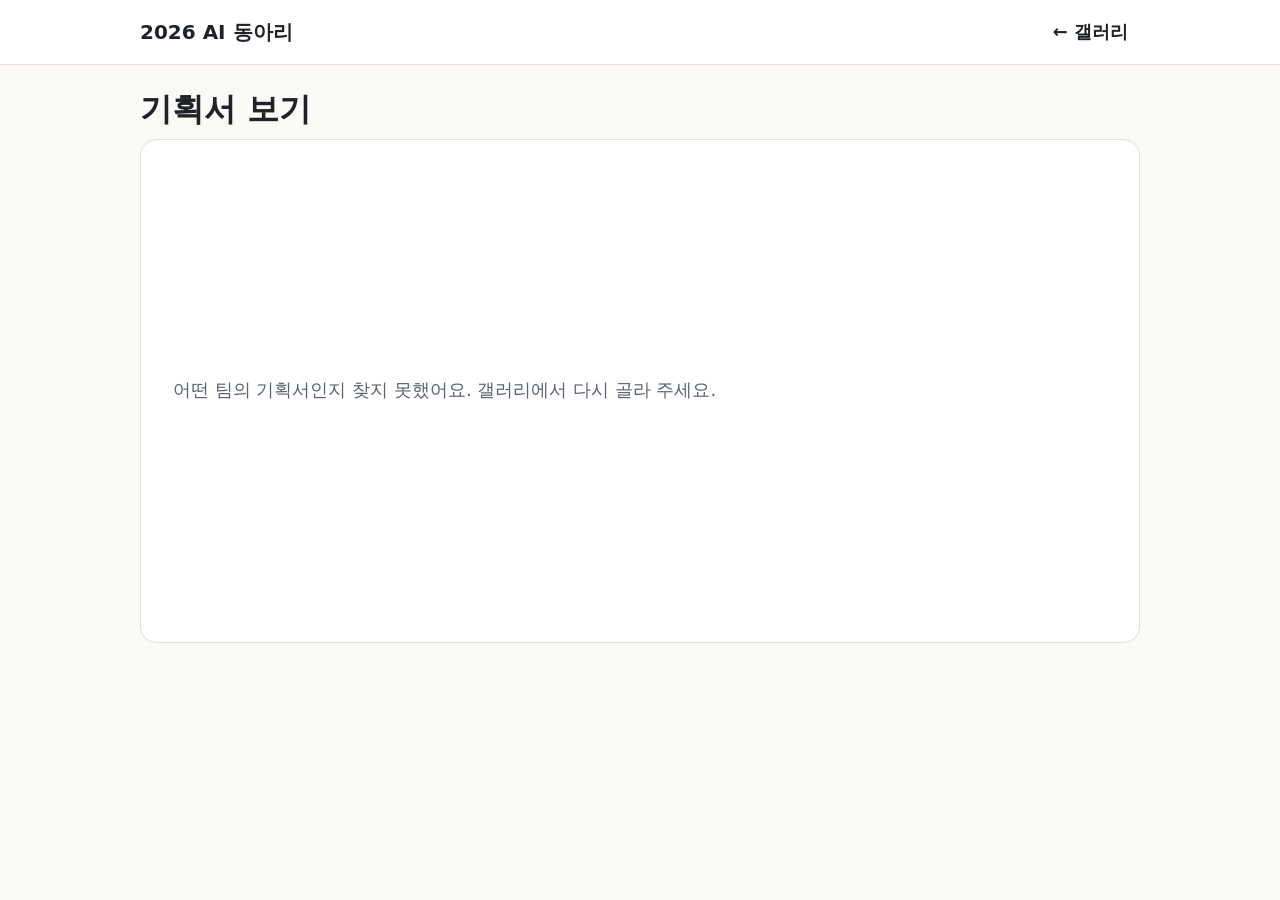
<file: gallery/project.html>
<!doctype html>
<html lang="ko">
<head>
  <meta charset="utf-8">
  <meta name="viewport" content="width=device-width, initial-scale=1">
  <meta name="robots" content="noindex">
  <title>기획서 보기 | 2026 AI 동아리</title>
  <link rel="stylesheet" href="../assets/style.css">
</head>
<body data-page="project" class="slide-page">
  <header class="site-header">
    <div class="wrap">
      <a class="site-title" href="../">2026 AI 동아리</a>
      <nav class="site-nav" aria-label="활동 메뉴">
        <a href="./">← 갤러리</a>
      </nav>
    </div>
  </header>

  <main class="wrap">
    <h1 id="project-title">기획서 보기</h1>
    <section id="slide" class="slide" aria-live="polite">
      <p class="notice">기획서를 불러오는 중…</p>
    </section>
    <nav id="slide-nav" class="slide-nav" aria-label="기획서 넘기기" hidden>
      <button id="prev" class="btn" type="button">이전</button>
      <span id="count" class="slide-count"></span>
      <button id="next" class="btn primary" type="button">다음</button>
    </nav>
  </main>

  <script src="../assets/app.js"></script>
</body>
</html>
</file>
<file: assets/style.css>
/* AI 동아리 앱 갤러리 공통 스타일
   기준: 본문 18px 이상, 버튼 높이 48px 이상, 밝은 바탕 + 강조색 1개 (SPEC 6절) */

:root {
  --bg: #fbfaf7;
  --surface: #ffffff;
  --text: #1f2328;
  --muted: #5b6370;
  --line: #e3e0d8;
  --accent: #2f6fde;
  --accent-ink: #ffffff;
  --accent-soft: #e8f0fd;
  --radius: 16px;
  --font: "Pretendard", "Apple SD Gothic Neo", "Malgun Gothic", system-ui, sans-serif;
}

* { box-sizing: border-box; }

[hidden] { display: none !important; }

html { -webkit-text-size-adjust: 100%; }

body {
  margin: 0;
  background: var(--bg);
  color: var(--text);
  font-family: var(--font);
  font-size: 18px;
  line-height: 1.6;
  word-break: keep-all;
  overflow-wrap: anywhere;
}

a { color: var(--accent); }

.wrap {
  max-width: 1040px;
  margin: 0 auto;
  padding: 0 20px;
}

/* 상단 메뉴 */
.site-header {
  position: sticky;
  top: 0;
  z-index: 10;
  background: var(--surface);
  border-bottom: 1px solid var(--line);
}
.site-header .wrap {
  display: flex;
  flex-wrap: wrap;
  align-items: center;
  gap: 4px 16px;
  min-height: 64px;
}
.site-title {
  font-weight: 800;
  font-size: 20px;
  color: var(--text);
  text-decoration: none;
  margin-right: auto;
}
.site-nav { display: flex; flex-wrap: wrap; gap: 4px; }
.site-nav a {
  display: inline-flex;
  align-items: center;
  min-height: 48px;
  padding: 0 12px;
  border-radius: 10px;
  color: var(--text);
  text-decoration: none;
  font-weight: 600;
}
.site-nav a:hover,
.site-nav a[aria-current="page"] { background: var(--accent-soft); color: var(--accent); }

main.wrap { padding-top: 32px; padding-bottom: 64px; }

h1 { font-size: 32px; line-height: 1.3; margin: 0 0 8px; }
h2 { font-size: 26px; line-height: 1.35; margin: 48px 0 12px; }
h3 { font-size: 21px; margin: 24px 0 8px; }
.lead { color: var(--muted); margin: 0 0 24px; }

section[id] { scroll-margin-top: 80px; }

/* 버튼 */
.btn {
  display: inline-flex;
  align-items: center;
  justify-content: center;
  min-height: 48px;
  padding: 0 18px;
  border-radius: 12px;
  border: 2px solid var(--accent);
  background: var(--surface);
  color: var(--accent);
  font: inherit;
  font-weight: 700;
  text-decoration: none;
  cursor: pointer;
}
.btn.primary { background: var(--accent); color: var(--accent-ink); }
.btn[disabled], .btn[aria-disabled="true"] {
  border-color: var(--line);
  color: var(--muted);
  background: var(--bg);
  cursor: not-allowed;
}

/* 배지: 색만으로 상태를 나타내지 않도록 항상 글자를 함께 쓴다 */
.badge {
  display: inline-block;
  padding: 2px 10px;
  border-radius: 999px;
  border: 1px solid var(--line);
  background: var(--bg);
  color: var(--muted);
  font-size: 15px;
  font-weight: 700;
}
.badge.accent { border-color: var(--accent); color: var(--accent); background: var(--accent-soft); }

/* 활동 안내 */
.panel {
  background: var(--surface);
  border: 1px solid var(--line);
  border-radius: var(--radius);
  padding: 20px 24px;
}
.todo { color: var(--muted); font-style: italic; }
.site-footer {
  border-top: 1px solid var(--line);
  color: var(--muted);
  font-size: 16px;
  padding: 24px 0 40px;
}

/* 갤러리 카드 */
.cards {
  display: grid;
  grid-template-columns: repeat(auto-fill, minmax(320px, 1fr));
  gap: 20px;
}
.card {
  display: flex;
  flex-direction: column;
  background: var(--surface);
  border: 1px solid var(--line);
  border-radius: var(--radius);
  overflow: hidden;
}
.card-thumb {
  aspect-ratio: 820 / 1180;
  max-height: 300px;
  width: 100%;
  object-fit: cover;
  object-position: top;
  background: var(--accent-soft);
  display: block;
}
.card-thumb.placeholder {
  display: flex;
  align-items: center;
  justify-content: center;
  aspect-ratio: auto;
  height: 96px;
}
.card-body { padding: 16px 20px 20px; display: flex; flex-direction: column; gap: 8px; flex: 1; }
.card-team { font-size: 16px; font-weight: 700; color: var(--muted); margin: 0; }
.card-title { font-size: 22px; margin: 0; }
.card-tagline { margin: 0; }
.card-badges { display: flex; flex-wrap: wrap; gap: 6px; }
.card-actions { display: flex; flex-wrap: wrap; gap: 8px; margin-top: auto; padding-top: 8px; }
.card-actions .btn { flex: 1 1 auto; }

.notice { color: var(--muted); }

/* 기획서 보기(발표 모드) */
.slide-page main.wrap { padding-top: 24px; }
.slide {
  background: var(--surface);
  border: 1px solid var(--line);
  border-radius: var(--radius);
  padding: 32px;
  min-height: 56vh;
  display: flex;
  flex-direction: column;
  justify-content: center;
  gap: 16px;
}
.slide-step { color: var(--accent); font-weight: 800; font-size: 22px; margin: 0; }
.slide-heading { font-size: 24px; margin: 0; color: var(--muted); }
.slide-text { font-size: 30px; line-height: 1.5; margin: 0; font-weight: 600; }
.slide-list { font-size: 28px; line-height: 1.6; margin: 0; padding-left: 1.4em; font-weight: 600; }
.slide-nav {
  display: flex;
  align-items: center;
  justify-content: space-between;
  gap: 12px;
  margin-top: 20px;
}
.slide-nav .btn { min-width: 120px; }
.slide-count { color: var(--muted); font-weight: 700; }

/* 활동 안내: 흐름 띠 */
.flow {
  list-style: none;
  margin: 0;
  padding: 0;
  display: grid;
  grid-template-columns: repeat(auto-fit, minmax(170px, 1fr));
  gap: 10px;
}
.flow a {
  display: block;
  height: 100%;
  padding: 12px 16px;
  border: 1px solid var(--line);
  border-radius: 12px;
  background: var(--surface);
  color: var(--text);
  text-decoration: none;
  font-size: 16px;
}
.flow a:hover { border-color: var(--accent); }
.flow-step { display: block; color: var(--accent); font-weight: 800; font-size: 18px; }

/* 활동 안내: 단계 */
.steps {
  list-style: none;
  counter-reset: step;
  margin: 0;
  padding: 0;
  display: grid;
  gap: 16px;
}
.steps > li {
  counter-increment: step;
  position: relative;
  background: var(--surface);
  border: 1px solid var(--line);
  border-radius: var(--radius);
  padding: 18px 22px 18px 72px;
}
.steps > li::before {
  content: counter(step);
  position: absolute;
  left: 20px;
  top: 18px;
  width: 36px;
  height: 36px;
  border-radius: 50%;
  background: var(--accent);
  color: var(--accent-ink);
  font-weight: 800;
  display: flex;
  align-items: center;
  justify-content: center;
}
.steps h3 { margin: 2px 0 6px; }
.steps p, .steps ul, .steps ol { margin: 6px 0; }
.steps ul, .steps ol.sub-steps { padding-left: 1.3em; }
.steps .panel { margin-top: 12px; padding: 16px 18px; background: var(--bg); }

.example {
  background: var(--accent-soft);
  border-radius: 10px;
  padding: 10px 14px;
  font-weight: 600;
}
.example-inline { font-weight: 700; }

.link-box { display: flex; flex-wrap: wrap; align-items: center; gap: 16px; margin-top: 10px; }
.qr:empty { display: none; }
.qr svg { display: block; width: 128px; height: 128px; }

.two-col {
  display: grid;
  grid-template-columns: repeat(auto-fit, minmax(300px, 1fr));
  gap: 16px;
}
.panel-title { font-weight: 800; margin: 0 0 8px; }
.panel ul, .panel ol { margin: 0; padding-left: 1.3em; }
.panel li + li { margin-top: 6px; }
.quotes { list-style: none; padding-left: 0 !important; }
.quotes li { border-left: 4px solid var(--accent-soft); padding-left: 10px; }

/* 체크리스트: 손가락으로 누르기 쉽게 줄 전체를 누를 수 있게 한다 */
.check { list-style: none; padding-left: 0 !important; }
.check li + li { margin-top: 2px !important; }
.check label {
  display: flex;
  align-items: flex-start;
  gap: 12px;
  min-height: 48px;
  padding: 10px 4px;
  cursor: pointer;
}
.check input {
  flex: none;
  width: 24px;
  height: 24px;
  margin: 2px 0 0;
  accent-color: var(--accent);
}
.check label:has(input:checked) { color: var(--muted); }

@media (max-width: 560px) {
  .steps > li { padding-left: 22px; padding-top: 64px; }
  h1 { font-size: 28px; }
}
</file>
